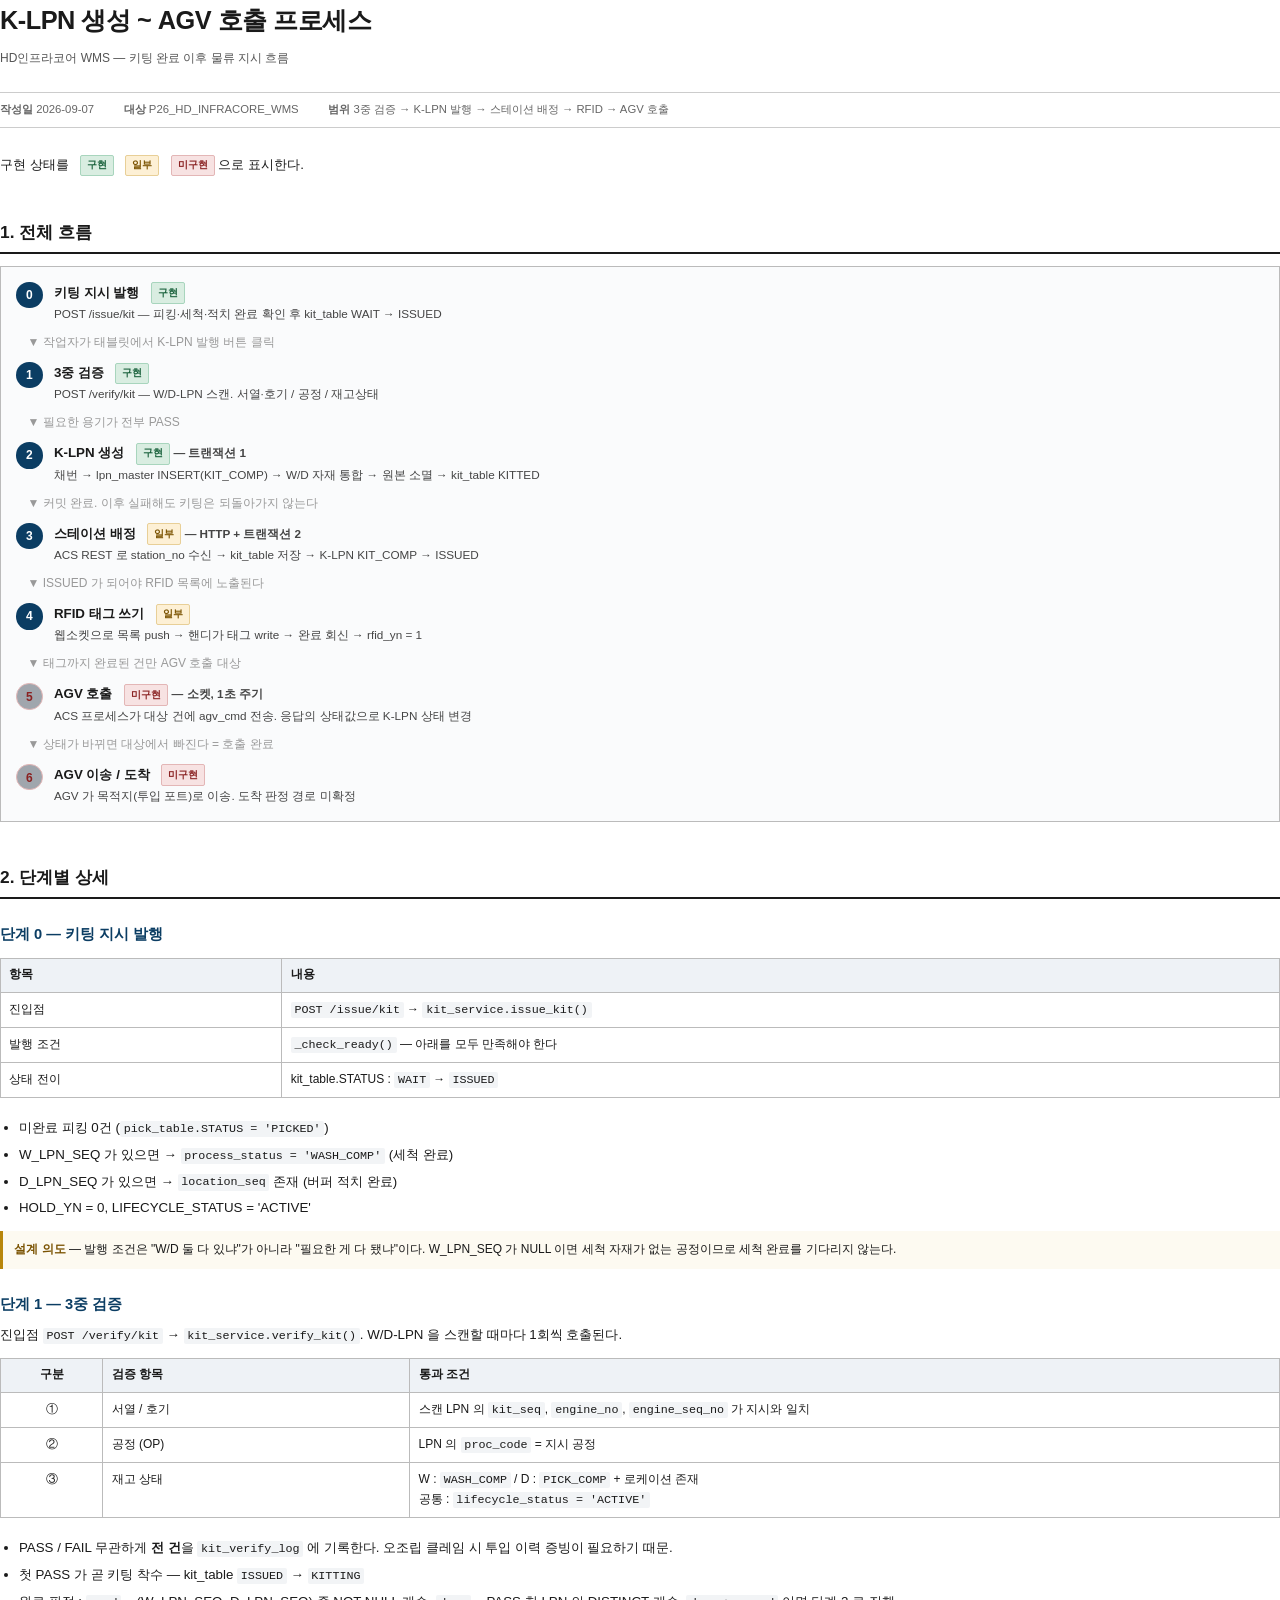
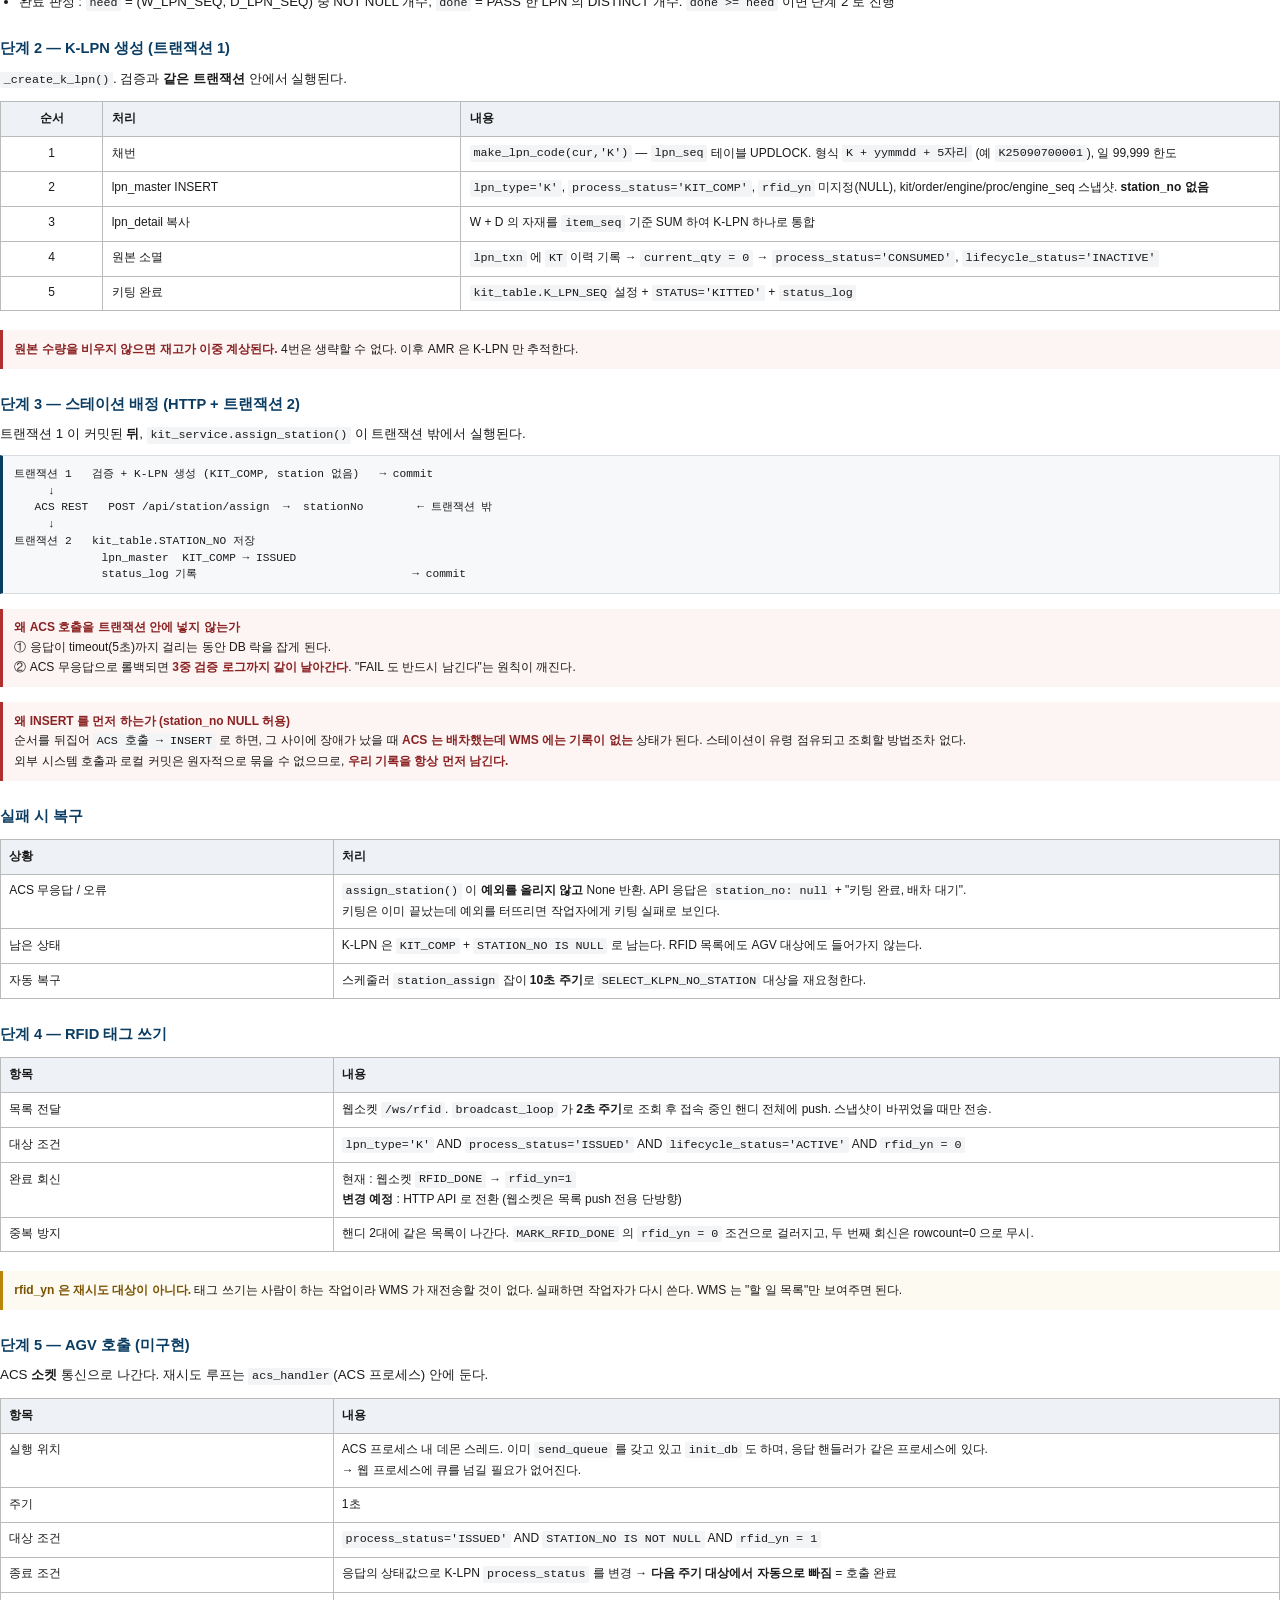
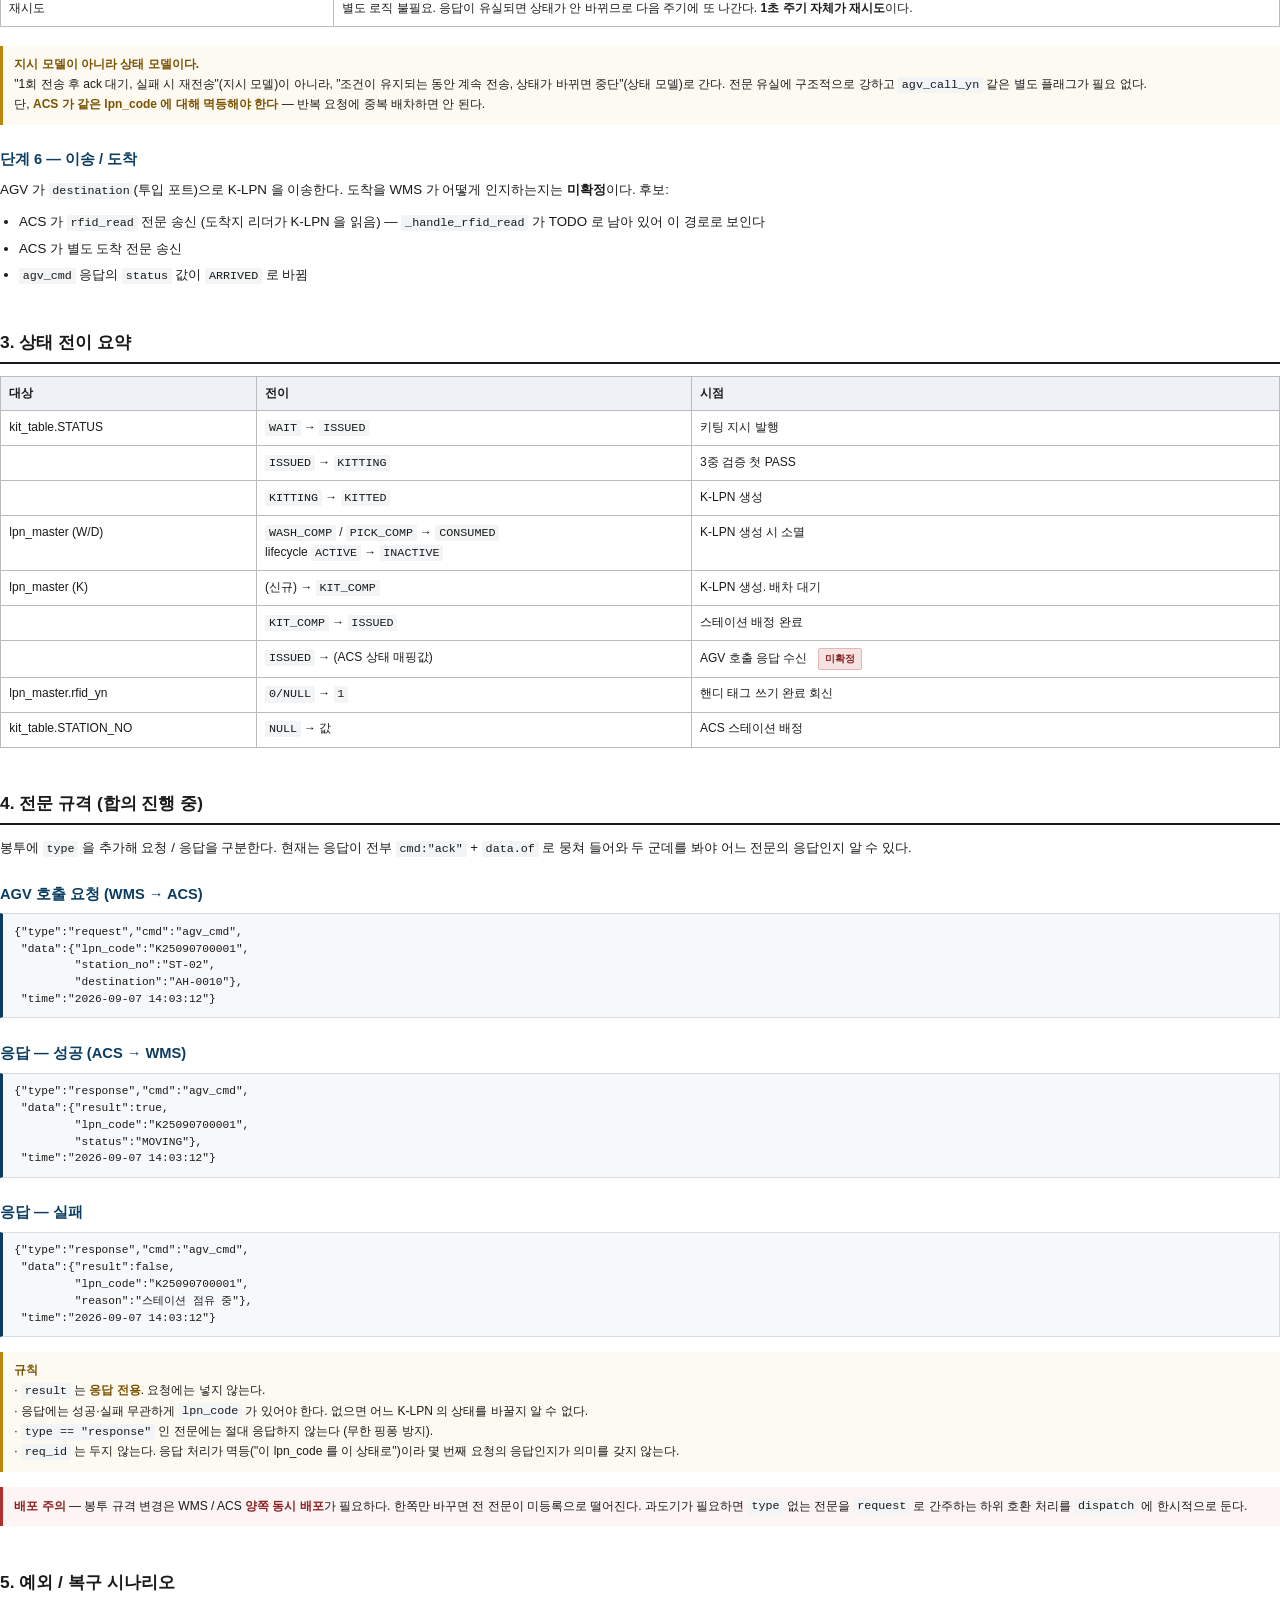
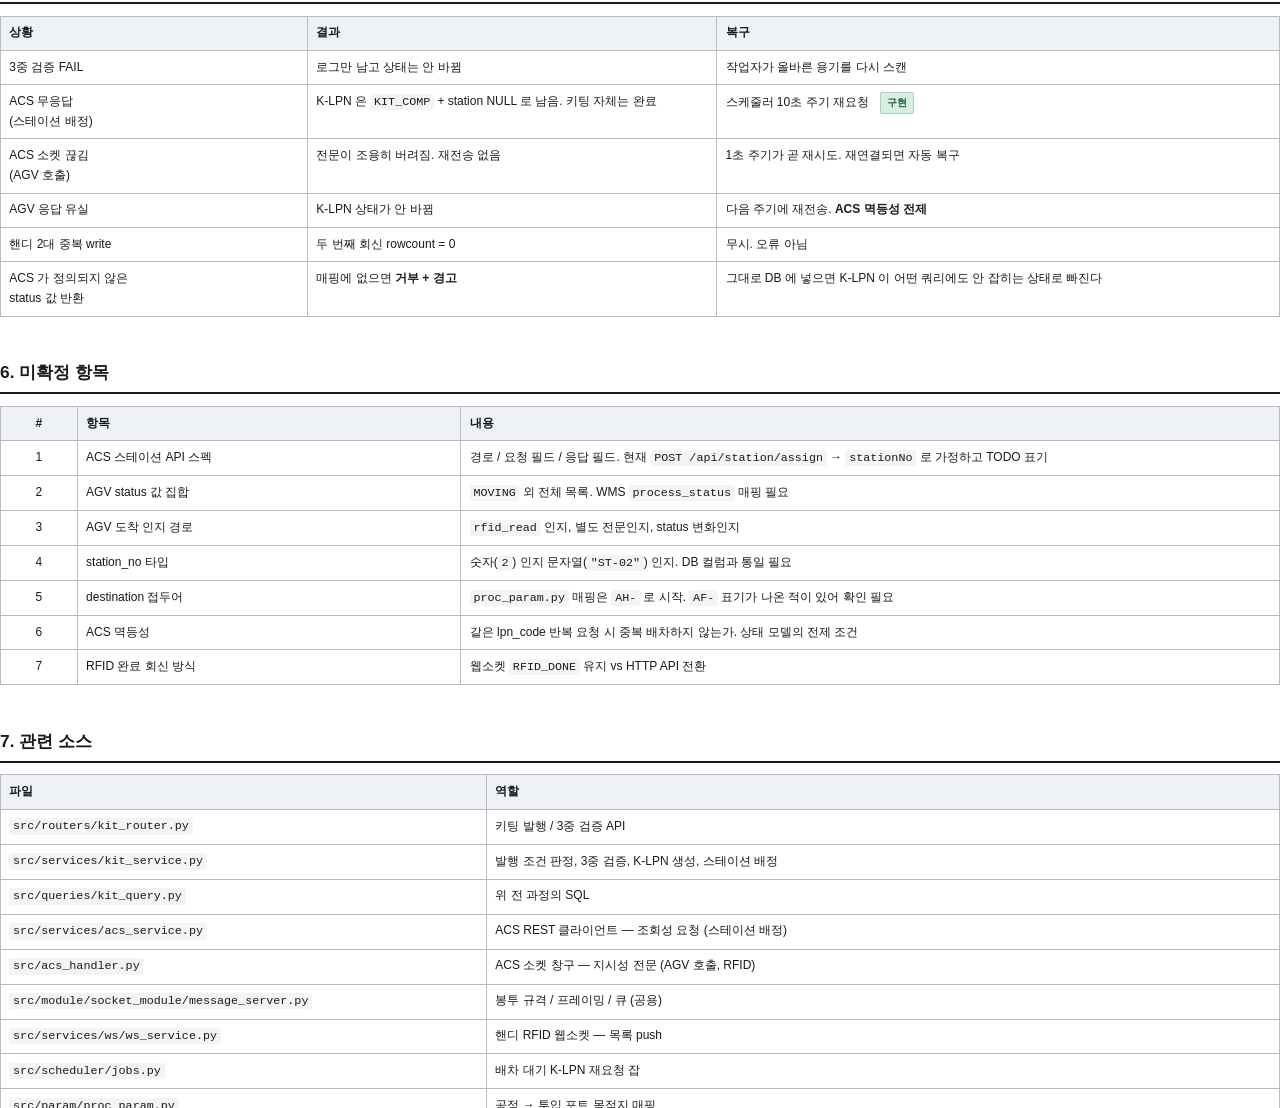
<file: docs/klpn_agv_process.html>
<!doctype html>
<html lang="ko"><head><meta charset="utf-8">
<title>K-LPN 생성 ~ AGV 호출 프로세스</title>
<style>
  @page { size: A4; margin: 16mm 14mm 14mm 14mm; }
  * { box-sizing: border-box; }
  body { font-family: "Malgun Gothic", sans-serif; font-size: 10pt;
         line-height: 1.65; color: #1a1a1a; margin: 0; }
  h1 { font-size: 19pt; margin: 0 0 2mm; letter-spacing: -0.5px; }
  h2 { font-size: 13pt; margin: 9mm 0 3mm; padding: 2mm 0 1.5mm;
       border-bottom: 2px solid #1a1a1a; page-break-after: avoid; }
  h3 { font-size: 11pt; margin: 6mm 0 2mm; color: #0b3d63; page-break-after: avoid; }
  p  { margin: 0 0 2.5mm; }
  .sub { color: #555; font-size: 9pt; margin-bottom: 6mm; }
  .meta { font-size: 8.5pt; color: #666; border-top: 1px solid #ccc;
          border-bottom: 1px solid #ccc; padding: 2mm 0; margin-bottom: 7mm; }
  .meta span { margin-right: 7mm; }

  table { width: 100%; border-collapse: collapse; margin: 3mm 0 5mm;
          font-size: 9pt; page-break-inside: avoid; }
  th, td { border: 1px solid #bbb; padding: 1.8mm 2.2mm; text-align: left;
           vertical-align: top; }
  th { background: #eef2f6; font-weight: 700; }
  td.c, th.c { text-align: center; }
  code { font-family: Consolas, monospace; font-size: 8.8pt;
         background: #f2f4f6; padding: 0.3mm 1mm; border-radius: 2px; }
  pre  { font-family: Consolas, monospace; font-size: 8.4pt; line-height: 1.5;
         background: #f7f8fa; border: 1px solid #d8dde3; border-left: 3px solid #0b3d63;
         padding: 2.5mm 3mm; margin: 2mm 0 4mm; white-space: pre-wrap;
         page-break-inside: avoid; }

  .flow { border: 1px solid #bbb; padding: 4mm; margin: 3mm 0 6mm;
          background: #fafbfc; page-break-inside: avoid; }
  .step { display: flex; align-items: flex-start; margin-bottom: 2.5mm; }
  .step:last-child { margin-bottom: 0; }
  .num { flex: 0 0 7mm; height: 7mm; border-radius: 50%; background: #0b3d63;
         color: #fff; font-size: 9pt; font-weight: 700; text-align: center;
         line-height: 7mm; margin-right: 3mm; }
  .num.todo { background: #a0a6ad; }
  .bodyt { flex: 1; }
  .t { font-weight: 700; font-size: 10pt; }
  .d { font-size: 8.8pt; color: #444; }
  .arrow { margin: 0 0 2.5mm 3mm; color: #999; font-size: 9pt; }

  .tag { display: inline-block; font-size: 7.6pt; font-weight: 700; padding: 0.4mm 1.6mm;
         border-radius: 2px; vertical-align: middle; margin-left: 2mm; }
  .ok   { background: #d9ede1; color: #17603a; border: 1px solid #a8d5bd; }
  .todo { background: #f7e2e2; color: #8a2222; border: 1px solid #e3b6b6; }
  .part { background: #fdf0d5; color: #7a5200; border: 1px solid #e8cf97; }

  .note { border-left: 3px solid #b8860b; background: #fdfaf1; padding: 2.5mm 3mm;
          margin: 3mm 0 4mm; font-size: 9pt; page-break-inside: avoid; }
  .note b { color: #7a5200; }
  .warn { border-left: 3px solid #b03030; background: #fdf4f4; padding: 2.5mm 3mm;
          margin: 3mm 0 4mm; font-size: 9pt; page-break-inside: avoid; }
  .warn b { color: #8a2222; }
  .pb { page-break-before: always; }
  ul { margin: 0 0 3mm; padding-left: 5mm; }
  li { margin-bottom: 1.2mm; }
</style></head><body>

<h1>K-LPN 생성 ~ AGV 호출 프로세스</h1>
<div class="sub">HD인프라코어 WMS — 키팅 완료 이후 물류 지시 흐름</div>
<div class="meta">
  <span><b>작성일</b> 2026-09-07</span>
  <span><b>대상</b> P26_HD_INFRACORE_WMS</span>
  <span><b>범위</b> 3중 검증 → K-LPN 발행 → 스테이션 배정 → RFID → AGV 호출</span>
</div>

<p>구현 상태를 <span class="tag ok">구현</span> <span class="tag part">일부</span>
<span class="tag todo">미구현</span> 으로 표시한다.</p>

<h2>1. 전체 흐름</h2>
<div class="flow">
  <div class="step"><div class="num">0</div><div class="bodyt">
    <div class="t">키팅 지시 발행 <span class="tag ok">구현</span></div>
    <div class="d">POST /issue/kit — 피킹·세척·적치 완료 확인 후 kit_table WAIT → ISSUED</div>
  </div></div>
  <div class="arrow">▼ 작업자가 태블릿에서 K-LPN 발행 버튼 클릭</div>

  <div class="step"><div class="num">1</div><div class="bodyt">
    <div class="t">3중 검증 <span class="tag ok">구현</span></div>
    <div class="d">POST /verify/kit — W/D-LPN 스캔. 서열·호기 / 공정 / 재고상태</div>
  </div></div>
  <div class="arrow">▼ 필요한 용기가 전부 PASS</div>

  <div class="step"><div class="num">2</div><div class="bodyt">
    <div class="t">K-LPN 생성 <span class="tag ok">구현</span> <span class="d">— 트랜잭션 1</span></div>
    <div class="d">채번 → lpn_master INSERT(KIT_COMP) → W/D 자재 통합 → 원본 소멸 → kit_table KITTED</div>
  </div></div>
  <div class="arrow">▼ 커밋 완료. 이후 실패해도 키팅은 되돌아가지 않는다</div>

  <div class="step"><div class="num">3</div><div class="bodyt">
    <div class="t">스테이션 배정 <span class="tag part">일부</span> <span class="d">— HTTP + 트랜잭션 2</span></div>
    <div class="d">ACS REST 로 station_no 수신 → kit_table 저장 → K-LPN KIT_COMP → ISSUED</div>
  </div></div>
  <div class="arrow">▼ ISSUED 가 되어야 RFID 목록에 노출된다</div>

  <div class="step"><div class="num">4</div><div class="bodyt">
    <div class="t">RFID 태그 쓰기 <span class="tag part">일부</span></div>
    <div class="d">웹소켓으로 목록 push → 핸디가 태그 write → 완료 회신 → rfid_yn = 1</div>
  </div></div>
  <div class="arrow">▼ 태그까지 완료된 건만 AGV 호출 대상</div>

  <div class="step"><div class="num todo">5</div><div class="bodyt">
    <div class="t">AGV 호출 <span class="tag todo">미구현</span> <span class="d">— 소켓, 1초 주기</span></div>
    <div class="d">ACS 프로세스가 대상 건에 agv_cmd 전송. 응답의 상태값으로 K-LPN 상태 변경</div>
  </div></div>
  <div class="arrow">▼ 상태가 바뀌면 대상에서 빠진다 = 호출 완료</div>

  <div class="step"><div class="num todo">6</div><div class="bodyt">
    <div class="t">AGV 이송 / 도착 <span class="tag todo">미구현</span></div>
    <div class="d">AGV 가 목적지(투입 포트)로 이송. 도착 판정 경로 미확정</div>
  </div></div>
</div>

<h2 class="pb">2. 단계별 상세</h2>

<h3>단계 0 — 키팅 지시 발행</h3>
<table>
<tr><th style="width:22%">항목</th><th>내용</th></tr>
<tr><td>진입점</td><td><code>POST /issue/kit</code> → <code>kit_service.issue_kit()</code></td></tr>
<tr><td>발행 조건</td><td><code>_check_ready()</code> — 아래를 모두 만족해야 한다</td></tr>
<tr><td>상태 전이</td><td>kit_table.STATUS : <code>WAIT</code> → <code>ISSUED</code></td></tr>
</table>
<ul>
  <li>미완료 피킹 0건 (<code>pick_table.STATUS = 'PICKED'</code>)</li>
  <li>W_LPN_SEQ 가 있으면 → <code>process_status = 'WASH_COMP'</code> (세척 완료)</li>
  <li>D_LPN_SEQ 가 있으면 → <code>location_seq</code> 존재 (버퍼 적치 완료)</li>
  <li>HOLD_YN = 0, LIFECYCLE_STATUS = 'ACTIVE'</li>
</ul>
<div class="note"><b>설계 의도</b> — 발행 조건은 "W/D 둘 다 있냐"가 아니라 "필요한 게 다 됐냐"이다.
W_LPN_SEQ 가 NULL 이면 세척 자재가 없는 공정이므로 세척 완료를 기다리지 않는다.</div>

<h3>단계 1 — 3중 검증</h3>
<p>진입점 <code>POST /verify/kit</code> → <code>kit_service.verify_kit()</code>.
W/D-LPN 을 스캔할 때마다 1회씩 호출된다.</p>
<table>
<tr><th class="c" style="width:8%">구분</th><th style="width:24%">검증 항목</th><th>통과 조건</th></tr>
<tr><td class="c">①</td><td>서열 / 호기</td>
    <td>스캔 LPN 의 <code>kit_seq</code>, <code>engine_no</code>, <code>engine_seq_no</code> 가 지시와 일치</td></tr>
<tr><td class="c">②</td><td>공정 (OP)</td><td>LPN 의 <code>proc_code</code> = 지시 공정</td></tr>
<tr><td class="c">③</td><td>재고 상태</td>
    <td>W : <code>WASH_COMP</code> / D : <code>PICK_COMP</code> + 로케이션 존재<br>
        공통 : <code>lifecycle_status = 'ACTIVE'</code></td></tr>
</table>
<ul>
  <li>PASS / FAIL 무관하게 <b>전 건</b>을 <code>kit_verify_log</code> 에 기록한다. 오조립 클레임 시 투입 이력 증빙이 필요하기 때문.</li>
  <li>첫 PASS 가 곧 키팅 착수 — kit_table <code>ISSUED</code> → <code>KITTING</code></li>
  <li>완료 판정 : <code>need</code> = (W_LPN_SEQ, D_LPN_SEQ) 중 NOT NULL 개수,
      <code>done</code> = PASS 한 LPN 의 DISTINCT 개수. <code>done &gt;= need</code> 이면 단계 2 로 진행</li>
</ul>

<h3>단계 2 — K-LPN 생성 (트랜잭션 1)</h3>
<p><code>_create_k_lpn()</code>. 검증과 <b>같은 트랜잭션</b> 안에서 실행된다.</p>
<table>
<tr><th class="c" style="width:8%">순서</th><th style="width:28%">처리</th><th>내용</th></tr>
<tr><td class="c">1</td><td>채번</td>
    <td><code>make_lpn_code(cur,'K')</code> — <code>lpn_seq</code> 테이블 UPDLOCK.
        형식 <code>K + yymmdd + 5자리</code> (예 <code>K25090700001</code>), 일 99,999 한도</td></tr>
<tr><td class="c">2</td><td>lpn_master INSERT</td>
    <td><code>lpn_type='K'</code>, <code>process_status='KIT_COMP'</code>, <code>rfid_yn</code> 미지정(NULL),
        kit/order/engine/proc/engine_seq 스냅샷. <b>station_no 없음</b></td></tr>
<tr><td class="c">3</td><td>lpn_detail 복사</td>
    <td>W + D 의 자재를 <code>item_seq</code> 기준 SUM 하여 K-LPN 하나로 통합</td></tr>
<tr><td class="c">4</td><td>원본 소멸</td>
    <td><code>lpn_txn</code> 에 <code>KT</code> 이력 기록 → <code>current_qty = 0</code> →
        <code>process_status='CONSUMED'</code>, <code>lifecycle_status='INACTIVE'</code></td></tr>
<tr><td class="c">5</td><td>키팅 완료</td>
    <td><code>kit_table.K_LPN_SEQ</code> 설정 + <code>STATUS='KITTED'</code> + <code>status_log</code></td></tr>
</table>
<div class="warn"><b>원본 수량을 비우지 않으면 재고가 이중 계상된다.</b>
4번은 생략할 수 없다. 이후 AMR 은 K-LPN 만 추적한다.</div>

<h3 class="pb">단계 3 — 스테이션 배정 (HTTP + 트랜잭션 2)</h3>
<p>트랜잭션 1 이 커밋된 <b>뒤</b>, <code>kit_service.assign_station()</code> 이 트랜잭션 밖에서 실행된다.</p>
<pre>트랜잭션 1   검증 + K-LPN 생성 (KIT_COMP, station 없음)   → commit
     ↓
   ACS REST   POST /api/station/assign  →  stationNo        ← 트랜잭션 밖
     ↓
트랜잭션 2   kit_table.STATION_NO 저장
             lpn_master  KIT_COMP → ISSUED
             status_log 기록                                → commit</pre>

<div class="warn"><b>왜 ACS 호출을 트랜잭션 안에 넣지 않는가</b><br>
① 응답이 timeout(5초)까지 걸리는 동안 DB 락을 잡게 된다.<br>
② ACS 무응답으로 롤백되면 <b>3중 검증 로그까지 같이 날아간다</b>.
"FAIL 도 반드시 남긴다"는 원칙이 깨진다.</div>

<div class="warn"><b>왜 INSERT 를 먼저 하는가 (station_no NULL 허용)</b><br>
순서를 뒤집어 <code>ACS 호출 → INSERT</code> 로 하면, 그 사이에 장애가 났을 때
<b>ACS 는 배차했는데 WMS 에는 기록이 없는</b> 상태가 된다.
스테이션이 유령 점유되고 조회할 방법조차 없다.<br>
외부 시스템 호출과 로컬 커밋은 원자적으로 묶을 수 없으므로,
<b>우리 기록을 항상 먼저 남긴다.</b></div>

<h3>실패 시 복구</h3>
<table>
<tr><th style="width:26%">상황</th><th>처리</th></tr>
<tr><td>ACS 무응답 / 오류</td>
    <td><code>assign_station()</code> 이 <b>예외를 올리지 않고</b> None 반환.
        API 응답은 <code>station_no: null</code> + "키팅 완료, 배차 대기".<br>
        키팅은 이미 끝났는데 예외를 터뜨리면 작업자에게 키팅 실패로 보인다.</td></tr>
<tr><td>남은 상태</td>
    <td>K-LPN 은 <code>KIT_COMP</code> + <code>STATION_NO IS NULL</code> 로 남는다.
        RFID 목록에도 AGV 대상에도 들어가지 않는다.</td></tr>
<tr><td>자동 복구</td>
    <td>스케줄러 <code>station_assign</code> 잡이 <b>10초 주기</b>로
        <code>SELECT_KLPN_NO_STATION</code> 대상을 재요청한다.</td></tr>
</table>

<h3>단계 4 — RFID 태그 쓰기</h3>
<table>
<tr><th style="width:26%">항목</th><th>내용</th></tr>
<tr><td>목록 전달</td>
    <td>웹소켓 <code>/ws/rfid</code>. <code>broadcast_loop</code> 가 <b>2초 주기</b>로 조회 후
        접속 중인 핸디 전체에 push. 스냅샷이 바뀌었을 때만 전송.</td></tr>
<tr><td>대상 조건</td>
    <td><code>lpn_type='K'</code> AND <code>process_status='ISSUED'</code>
        AND <code>lifecycle_status='ACTIVE'</code> AND <code>rfid_yn = 0</code></td></tr>
<tr><td>완료 회신</td>
    <td>현재 : 웹소켓 <code>RFID_DONE</code> → <code>rfid_yn=1</code><br>
        <b>변경 예정</b> : HTTP API 로 전환 (웹소켓은 목록 push 전용 단방향)</td></tr>
<tr><td>중복 방지</td>
    <td>핸디 2대에 같은 목록이 나간다. <code>MARK_RFID_DONE</code> 의
        <code>rfid_yn = 0</code> 조건으로 걸러지고, 두 번째 회신은 rowcount=0 으로 무시.</td></tr>
</table>
<div class="note"><b>rfid_yn 은 재시도 대상이 아니다.</b> 태그 쓰기는 사람이 하는 작업이라
WMS 가 재전송할 것이 없다. 실패하면 작업자가 다시 쓴다.
WMS 는 "할 일 목록"만 보여주면 된다.</div>

<h3 class="pb">단계 5 — AGV 호출 (미구현)</h3>
<p>ACS <b>소켓</b> 통신으로 나간다. 재시도 루프는 <code>acs_handler</code>(ACS 프로세스) 안에 둔다.</p>
<table>
<tr><th style="width:26%">항목</th><th>내용</th></tr>
<tr><td>실행 위치</td>
    <td>ACS 프로세스 내 데몬 스레드. 이미 <code>send_queue</code> 를 갖고 있고
        <code>init_db</code> 도 하며, 응답 핸들러가 같은 프로세스에 있다.<br>
        → 웹 프로세스에 큐를 넘길 필요가 없어진다.</td></tr>
<tr><td>주기</td><td>1초</td></tr>
<tr><td>대상 조건</td>
    <td><code>process_status='ISSUED'</code> AND <code>STATION_NO IS NOT NULL</code>
        AND <code>rfid_yn = 1</code></td></tr>
<tr><td>종료 조건</td>
    <td>응답의 상태값으로 K-LPN <code>process_status</code> 를 변경 →
        <b>다음 주기 대상에서 자동으로 빠짐</b> = 호출 완료</td></tr>
<tr><td>재시도</td>
    <td>별도 로직 불필요. 응답이 유실되면 상태가 안 바뀌므로 다음 주기에 또 나간다.
        <b>1초 주기 자체가 재시도</b>이다.</td></tr>
</table>

<div class="note"><b>지시 모델이 아니라 상태 모델이다.</b><br>
"1회 전송 후 ack 대기, 실패 시 재전송"(지시 모델)이 아니라,
"조건이 유지되는 동안 계속 전송, 상태가 바뀌면 중단"(상태 모델)로 간다.
전문 유실에 구조적으로 강하고 <code>agv_call_yn</code> 같은 별도 플래그가 필요 없다.<br>
단, <b>ACS 가 같은 lpn_code 에 대해 멱등해야 한다</b> — 반복 요청에 중복 배차하면 안 된다.</div>

<h3>단계 6 — 이송 / 도착</h3>
<p>AGV 가 <code>destination</code>(투입 포트)으로 K-LPN 을 이송한다.
도착을 WMS 가 어떻게 인지하는지는 <b>미확정</b>이다. 후보:</p>
<ul>
  <li>ACS 가 <code>rfid_read</code> 전문 송신 (도착지 리더가 K-LPN 을 읽음) — <code>_handle_rfid_read</code> 가 TODO 로 남아 있어 이 경로로 보인다</li>
  <li>ACS 가 별도 도착 전문 송신</li>
  <li><code>agv_cmd</code> 응답의 <code>status</code> 값이 <code>ARRIVED</code> 로 바뀜</li>
</ul>

<h2 class="pb">3. 상태 전이 요약</h2>
<table>
<tr><th style="width:20%">대상</th><th style="width:34%">전이</th><th>시점</th></tr>
<tr><td>kit_table.STATUS</td><td><code>WAIT</code> → <code>ISSUED</code></td><td>키팅 지시 발행</td></tr>
<tr><td></td><td><code>ISSUED</code> → <code>KITTING</code></td><td>3중 검증 첫 PASS</td></tr>
<tr><td></td><td><code>KITTING</code> → <code>KITTED</code></td><td>K-LPN 생성</td></tr>
<tr><td>lpn_master (W/D)</td><td><code>WASH_COMP</code> / <code>PICK_COMP</code> → <code>CONSUMED</code><br>
        lifecycle <code>ACTIVE</code> → <code>INACTIVE</code></td><td>K-LPN 생성 시 소멸</td></tr>
<tr><td>lpn_master (K)</td><td>(신규) → <code>KIT_COMP</code></td><td>K-LPN 생성. 배차 대기</td></tr>
<tr><td></td><td><code>KIT_COMP</code> → <code>ISSUED</code></td><td>스테이션 배정 완료</td></tr>
<tr><td></td><td><code>ISSUED</code> → (ACS 상태 매핑값)</td><td>AGV 호출 응답 수신 <span class="tag todo">미확정</span></td></tr>
<tr><td>lpn_master.rfid_yn</td><td><code>0/NULL</code> → <code>1</code></td><td>핸디 태그 쓰기 완료 회신</td></tr>
<tr><td>kit_table.STATION_NO</td><td><code>NULL</code> → 값</td><td>ACS 스테이션 배정</td></tr>
</table>

<h2>4. 전문 규격 (합의 진행 중)</h2>
<p>봉투에 <code>type</code> 을 추가해 요청 / 응답을 구분한다.
현재는 응답이 전부 <code>cmd:"ack"</code> + <code>data.of</code> 로 뭉쳐 들어와
두 군데를 봐야 어느 전문의 응답인지 알 수 있다.</p>

<h3>AGV 호출 요청 (WMS → ACS)</h3>
<pre>{"type":"request","cmd":"agv_cmd",
 "data":{"lpn_code":"K25090700001",
         "station_no":"ST-02",
         "destination":"AH-0010"},
 "time":"2026-09-07 14:03:12"}</pre>

<h3>응답 — 성공 (ACS → WMS)</h3>
<pre>{"type":"response","cmd":"agv_cmd",
 "data":{"result":true,
         "lpn_code":"K25090700001",
         "status":"MOVING"},
 "time":"2026-09-07 14:03:12"}</pre>

<h3>응답 — 실패</h3>
<pre>{"type":"response","cmd":"agv_cmd",
 "data":{"result":false,
         "lpn_code":"K25090700001",
         "reason":"스테이션 점유 중"},
 "time":"2026-09-07 14:03:12"}</pre>

<div class="note"><b>규칙</b><br>
· <code>result</code> 는 <b>응답 전용</b>. 요청에는 넣지 않는다.<br>
· 응답에는 성공·실패 무관하게 <code>lpn_code</code> 가 있어야 한다.
  없으면 어느 K-LPN 의 상태를 바꿀지 알 수 없다.<br>
· <code>type == "response"</code> 인 전문에는 절대 응답하지 않는다 (무한 핑퐁 방지).<br>
· <code>req_id</code> 는 두지 않는다. 응답 처리가 멱등("이 lpn_code 를 이 상태로")이라
  몇 번째 요청의 응답인지가 의미를 갖지 않는다.</div>

<div class="warn"><b>배포 주의</b> — 봉투 규격 변경은 WMS / ACS <b>양쪽 동시 배포</b>가 필요하다.
한쪽만 바꾸면 전 전문이 미등록으로 떨어진다.
과도기가 필요하면 <code>type</code> 없는 전문을 <code>request</code> 로 간주하는
하위 호환 처리를 <code>dispatch</code> 에 한시적으로 둔다.</div>

<h2 class="pb">5. 예외 / 복구 시나리오</h2>
<table>
<tr><th style="width:24%">상황</th><th style="width:32%">결과</th><th>복구</th></tr>
<tr><td>3중 검증 FAIL</td><td>로그만 남고 상태는 안 바뀜</td>
    <td>작업자가 올바른 용기를 다시 스캔</td></tr>
<tr><td>ACS 무응답<br>(스테이션 배정)</td>
    <td>K-LPN 은 <code>KIT_COMP</code> + station NULL 로 남음.
        키팅 자체는 완료</td>
    <td>스케줄러 10초 주기 재요청 <span class="tag ok">구현</span></td></tr>
<tr><td>ACS 소켓 끊김<br>(AGV 호출)</td>
    <td>전문이 조용히 버려짐. 재전송 없음</td>
    <td>1초 주기가 곧 재시도. 재연결되면 자동 복구</td></tr>
<tr><td>AGV 응답 유실</td><td>K-LPN 상태가 안 바뀜</td>
    <td>다음 주기에 재전송. <b>ACS 멱등성 전제</b></td></tr>
<tr><td>핸디 2대 중복 write</td><td>두 번째 회신 rowcount = 0</td>
    <td>무시. 오류 아님</td></tr>
<tr><td>ACS 가 정의되지 않은<br>status 값 반환</td>
    <td>매핑에 없으면 <b>거부 + 경고</b></td>
    <td>그대로 DB 에 넣으면 K-LPN 이 어떤 쿼리에도 안 잡히는 상태로 빠진다</td></tr>
</table>

<h2>6. 미확정 항목</h2>
<table>
<tr><th class="c" style="width:6%">#</th><th style="width:30%">항목</th><th>내용</th></tr>
<tr><td class="c">1</td><td>ACS 스테이션 API 스펙</td>
    <td>경로 / 요청 필드 / 응답 필드. 현재 <code>POST /api/station/assign</code> →
        <code>stationNo</code> 로 가정하고 TODO 표기</td></tr>
<tr><td class="c">2</td><td>AGV status 값 집합</td>
    <td><code>MOVING</code> 외 전체 목록. WMS <code>process_status</code> 매핑 필요</td></tr>
<tr><td class="c">3</td><td>AGV 도착 인지 경로</td>
    <td><code>rfid_read</code> 인지, 별도 전문인지, status 변화인지</td></tr>
<tr><td class="c">4</td><td>station_no 타입</td>
    <td>숫자(<code>2</code>) 인지 문자열(<code>"ST-02"</code>) 인지. DB 컬럼과 통일 필요</td></tr>
<tr><td class="c">5</td><td>destination 접두어</td>
    <td><code>proc_param.py</code> 매핑은 <code>AH-</code> 로 시작.
        <code>AF-</code> 표기가 나온 적이 있어 확인 필요</td></tr>
<tr><td class="c">6</td><td>ACS 멱등성</td>
    <td>같은 lpn_code 반복 요청 시 중복 배차하지 않는가. 상태 모델의 전제 조건</td></tr>
<tr><td class="c">7</td><td>RFID 완료 회신 방식</td>
    <td>웹소켓 <code>RFID_DONE</code> 유지 vs HTTP API 전환</td></tr>
</table>

<h2>7. 관련 소스</h2>
<table>
<tr><th style="width:38%">파일</th><th>역할</th></tr>
<tr><td><code>src/routers/kit_router.py</code></td><td>키팅 발행 / 3중 검증 API</td></tr>
<tr><td><code>src/services/kit_service.py</code></td><td>발행 조건 판정, 3중 검증, K-LPN 생성, 스테이션 배정</td></tr>
<tr><td><code>src/queries/kit_query.py</code></td><td>위 전 과정의 SQL</td></tr>
<tr><td><code>src/services/acs_service.py</code></td><td>ACS REST 클라이언트 — 조회성 요청 (스테이션 배정)</td></tr>
<tr><td><code>src/acs_handler.py</code></td><td>ACS 소켓 창구 — 지시성 전문 (AGV 호출, RFID)</td></tr>
<tr><td><code>src/module/socket_module/message_server.py</code></td><td>봉투 규격 / 프레이밍 / 큐 (공용)</td></tr>
<tr><td><code>src/services/ws/ws_service.py</code></td><td>핸디 RFID 웹소켓 — 목록 push</td></tr>
<tr><td><code>src/scheduler/jobs.py</code></td><td>배차 대기 K-LPN 재요청 잡</td></tr>
<tr><td><code>src/param/proc_param.py</code></td><td>공정 → 투입 포트 목적지 매핑</td></tr>
</table>

</body></html>
</file>
